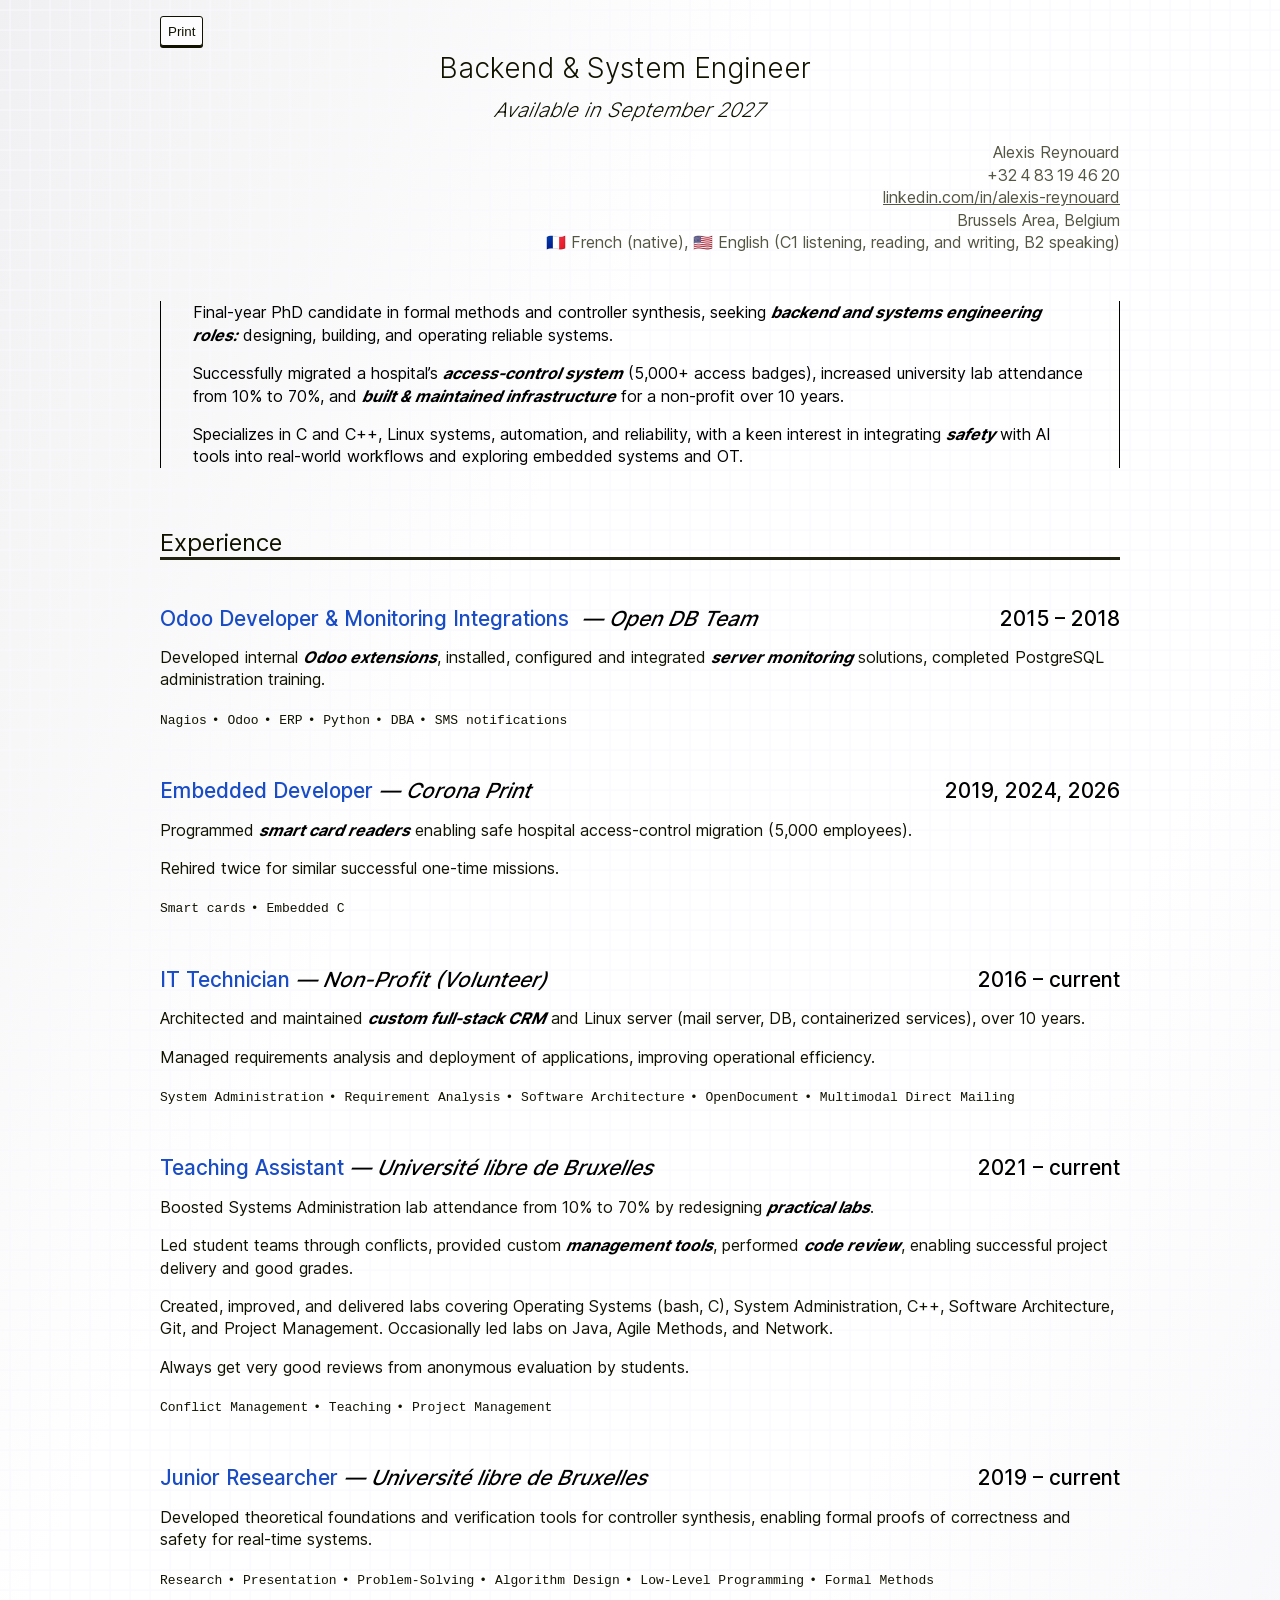
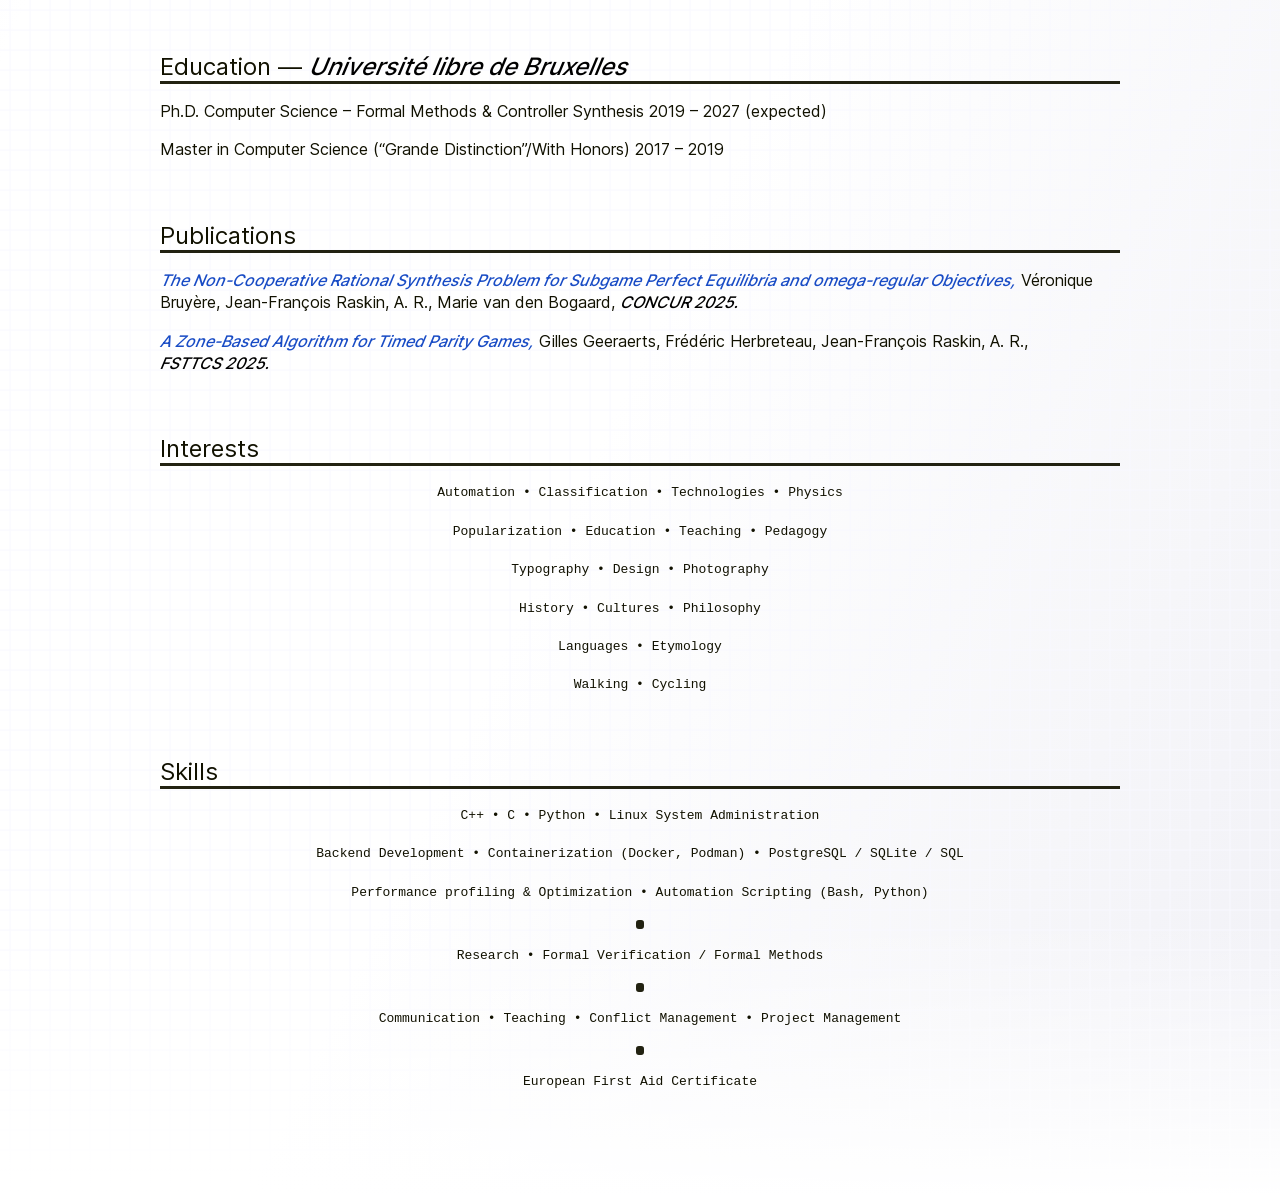
<file: index.html>
<!DOCTYPE html>
<html xmlns="http://www.w3.org/1999/xhtml" xml:lang="en" lang="en">
<head>
<meta charset="utf-8" />
<meta name="generator" content="Docutils 0.20.1: https://docutils.sourceforge.io/" />
<meta name="viewport" content="width=device-width, initial-scale=1" />
<meta name="author" content="Alexis Reynouard" />
<title>Backend &amp; System Engineer</title>
<link rel="stylesheet" href="cv.css" type="text/css" />
</head>
<body>
<main id="backend-system-engineer">
<h1 class="title">Backend &amp; System Engineer</h1>
<p class="subtitle" id="available-in-september-2027">Available in September 2027</p>
<dl class="docinfo">
<dt class="author">Author<span class="colon">:</span></dt>
<dd class="author"><p>Alexis Reynouard</p></dd>
<dt class="contact">Contact<span class="colon">:</span></dt>
<dd class="contact"><a class="reference external" href="mailto:alexis&#46;reynouard&#37;&#52;&#48;gmail&#46;com">alexis<span>&#46;</span>reynouard<span>&#64;</span>gmail<span>&#46;</span>com</a></dd>
<dt class="phone">Phone<span class="colon">:</span></dt>
<dd class="phone"><p>+32 4 83 19 46 20</p>
</dd>
<dt class="linkedin">LinkedIn<span class="colon">:</span></dt>
<dd class="linkedin"><p><a class="reference external" href="https://www.linkedin.com/in/alexis-reynouard">linkedin.com/in/alexis-reynouard</a></p>
</dd>
<dt class="location">Location<span class="colon">:</span></dt>
<dd class="location"><p>Brussels Area, Belgium</p>
</dd>
<dt class="languages">Languages<span class="colon">:</span></dt>
<dd class="languages"><p>🇫🇷 French (native), 🇺🇸 English (C1 listening, reading, and writing, B2 speaking)</p>
</dd>
</dl>
<div class="topic abstract" role="doc-abstract">
<p class="topic-title">Abstract</p>
<p>Final-year PhD candidate in formal methods and controller synthesis,
seeking <strong>backend and systems engineering roles:</strong> designing,
building, and operating reliable systems.</p>
<p>Successfully migrated a hospital’s <strong>access-control system</strong> (5,000+
access badges), increased university lab attendance from 10% to 70%,
and <strong>built &amp; maintained infrastructure</strong> for a non-profit over 10 years.</p>
<p>Specializes in C and C++, Linux systems, automation, and reliability,
with a keen interest in integrating <strong>safety</strong> with AI tools into
real-world workflows and exploring embedded systems and OT.</p>
</div>
<a href="Alexis-Reynouard-CV.pdf"><button id="print-button">Print</button></a><section id="experience">
<h2>Experience</h2>
<section id="odoo-developer-monitoring-integrations-open-db-team-2015-2018">
<h3><em>Odoo Developer &amp; Monitoring Integrations</em> <em>Open DB Team</em> <em>2015 – 2018</em></h3>
<p>Developed internal <strong>Odoo extensions</strong>, installed, configured and
integrated <strong>server monitoring</strong> solutions, completed PostgreSQL
administration training.</p>
<ul class="simple">
<li><p>Nagios</p></li>
<li><p>Odoo</p></li>
<li><p>ERP</p></li>
<li><p>Python</p></li>
<li><p>DBA</p></li>
<li><p>SMS notifications</p></li>
</ul>
</section>
<section id="embedded-developer-corona-print-2019-2024-2026">
<h3><em>Embedded Developer</em> <em>Corona Print</em> <em>2019, 2024, 2026</em></h3>
<p>Programmed <strong>smart card readers</strong> enabling safe hospital access-control
migration (5,000 employees).</p>
<p>Rehired twice for similar successful one-time missions.</p>
<ul class="simple">
<li><p>Smart cards</p></li>
<li><p>Embedded C</p></li>
</ul>
</section>
<section id="it-technician-non-profit-volunteer-2016-current">
<h3><em>IT Technician</em> <em>Non-Profit (Volunteer)</em> <em>2016 – current</em></h3>
<p>Architected and maintained <strong>custom full-stack CRM</strong> and Linux server
(mail server, DB, containerized services), over 10 years.</p>
<p>Managed requirements analysis and deployment of applications, improving
operational efficiency.</p>
<ul class="simple">
<li><p>System Administration</p></li>
<li><p>Requirement Analysis</p></li>
<li><p>Software Architecture</p></li>
<li><p>OpenDocument</p></li>
<li><p>Multimodal Direct Mailing</p></li>
</ul>
</section>
<section id="teaching-assistant-universite-libre-de-bruxelles-2021-current">
<h3><em>Teaching Assistant</em> <em>Université libre de Bruxelles</em> <em>2021 – current</em></h3>
<p>Boosted Systems Administration lab attendance from 10% to 70% by
redesigning <strong>practical labs</strong>.</p>
<p>Led student teams through conflicts, provided custom <strong>management
tools</strong>, performed <strong>code review</strong>, enabling successful project delivery
and good grades.</p>
<p>Created, improved, and delivered labs covering Operating Systems (bash,
C), System Administration, C++, Software Architecture, Git, and Project
Management. Occasionally led labs on Java, Agile Methods, and Network.</p>
<p>Always get very good reviews from anonymous evaluation by students.</p>
<ul class="simple">
<li><p>Conflict Management</p></li>
<li><p>Teaching</p></li>
<li><p>Project Management</p></li>
</ul>
</section>
<section id="junior-researcher-universite-libre-de-bruxelles-2019-current">
<h3><em>Junior Researcher</em> <em>Université libre de Bruxelles</em> <em>2019 – current</em></h3>
<p>Developed theoretical foundations and verification tools for controller
synthesis, enabling formal proofs of correctness and safety for
real-time systems.</p>
<ul class="simple">
<li><p>Research</p></li>
<li><p>Presentation</p></li>
<li><p>Problem-Solving</p></li>
<li><p>Algorithm Design</p></li>
<li><p>Low-Level Programming</p></li>
<li><p>Formal Methods</p></li>
</ul>
</section>
</section>
<section id="education-universite-libre-de-bruxelles">
<h2>Education ― <em>Université libre de Bruxelles</em></h2>
<p>Ph.D. Computer Science – Formal Methods &amp; Controller Synthesis 2019 – 2027 (expected)</p>
<p>Master in Computer Science (“Grande Distinction”/With Honors) 2017 – 2019</p>
</section>
<section id="publications">
<h2>Publications</h2>
<p><em>The Non-Cooperative Rational Synthesis Problem for Subgame Perfect
Equilibria and omega-regular Objectives,</em> Véronique Bruyère,
Jean-François Raskin, A. R., Marie van den Bogaard, <em>CONCUR 2025.</em></p>
<p><em>A Zone-Based Algorithm for Timed Parity Games,</em> Gilles Geeraerts,
Frédéric Herbreteau, Jean-François Raskin, A. R., <em>FSTTCS 2025.</em></p>
</section>
<section id="interests">
<h2>Interests</h2>
<ul class="simple">
<li><p>Automation • Classification • Technologies • Physics</p></li>
<li><p>Popularization • Education • Teaching • Pedagogy</p></li>
<li><p>Typography • Design • Photography</p></li>
<li><p>History • Cultures • Philosophy</p></li>
<li><p>Languages • Etymology</p></li>
<li><p>Walking • Cycling</p></li>
</ul>
</section>
<section id="skills">
<h2>Skills</h2>
<ul class="simple">
<li><p>C++ • C • Python • Linux System Administration</p></li>
<li><p>Backend Development • Containerization (Docker, Podman) • PostgreSQL / SQLite / SQL</p></li>
<li><p>Performance profiling &amp; Optimization • Automation Scripting (Bash, Python)</p></li>
</ul>
<hr class="docutils" />
<ul class="simple">
<li><p>Research • Formal Verification / Formal Methods</p></li>
</ul>
<hr class="docutils" />
<ul class="simple">
<li><p>Communication • Teaching • Conflict Management • Project Management</p></li>
</ul>
<hr class="docutils" />
<ul class="simple">
<li><p>European First Aid Certificate</p></li>
</ul>
</section>
</main>
</body>
</html>
</file>
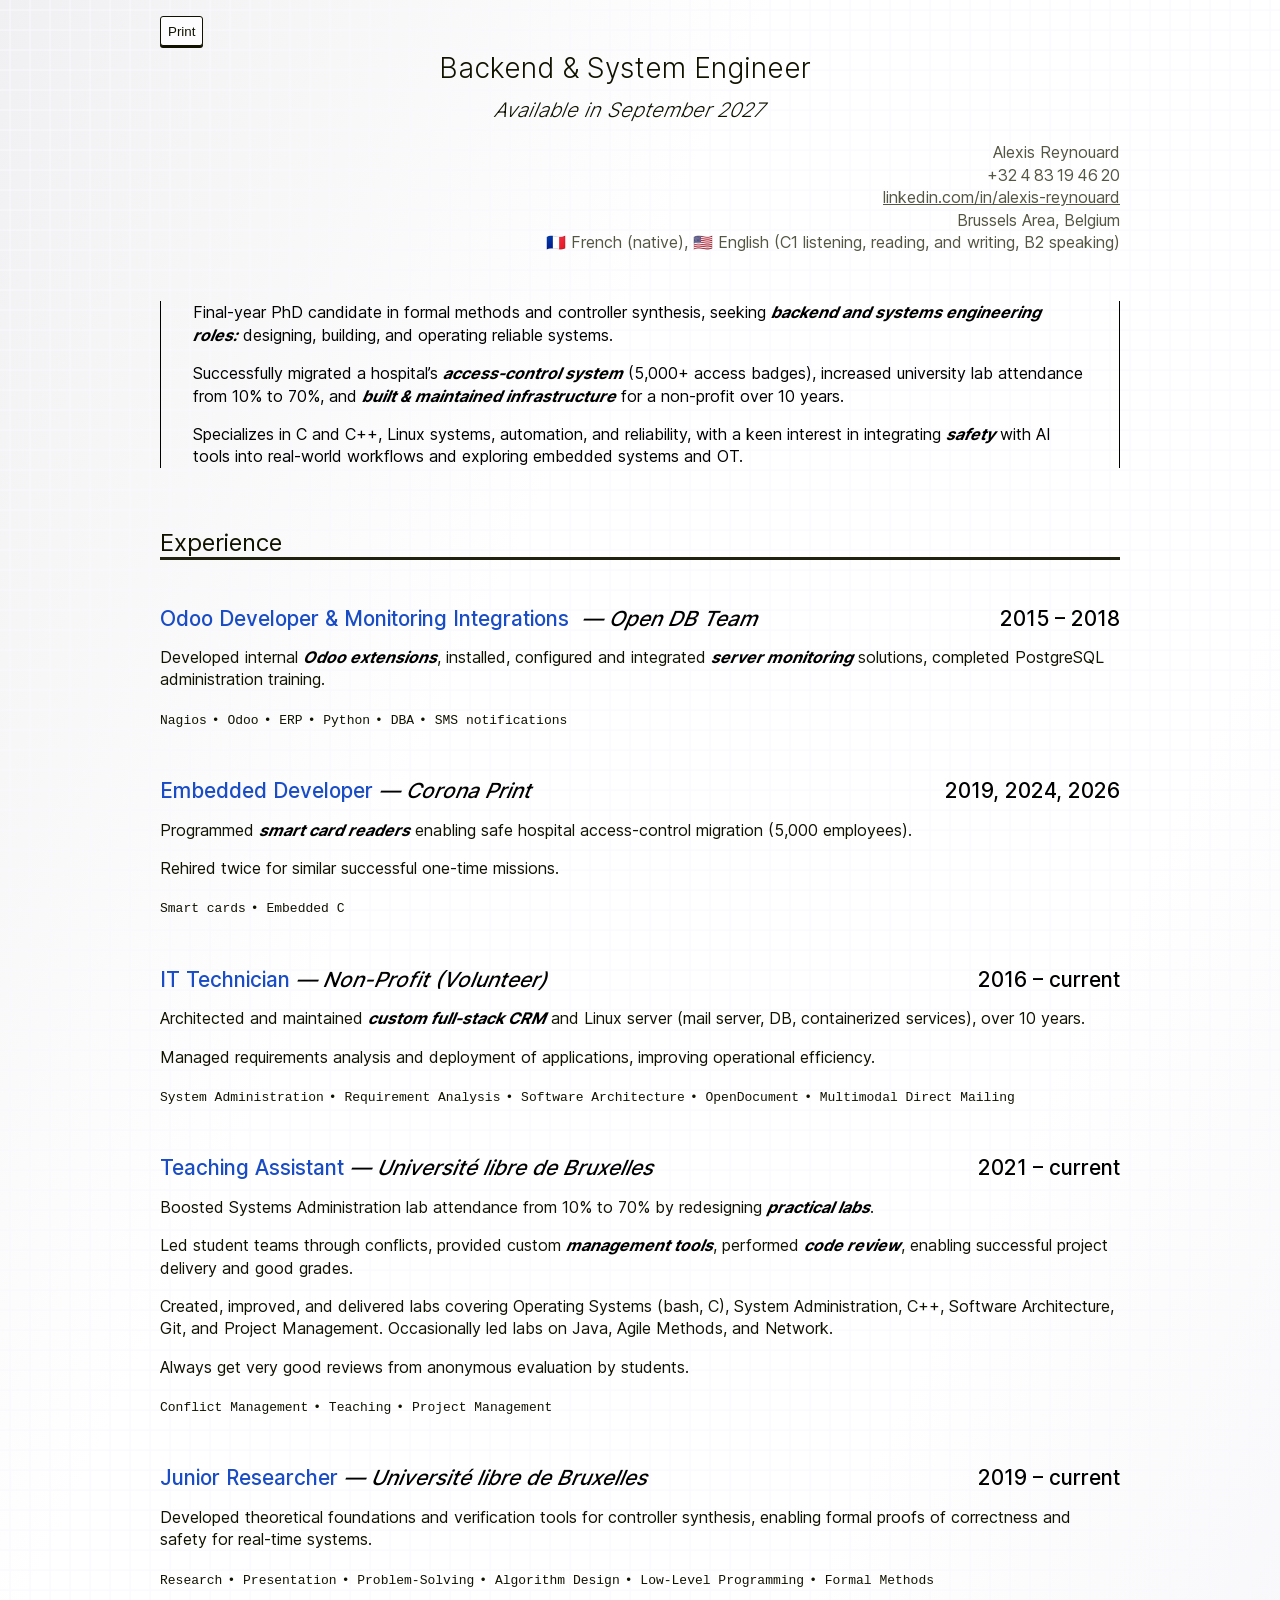
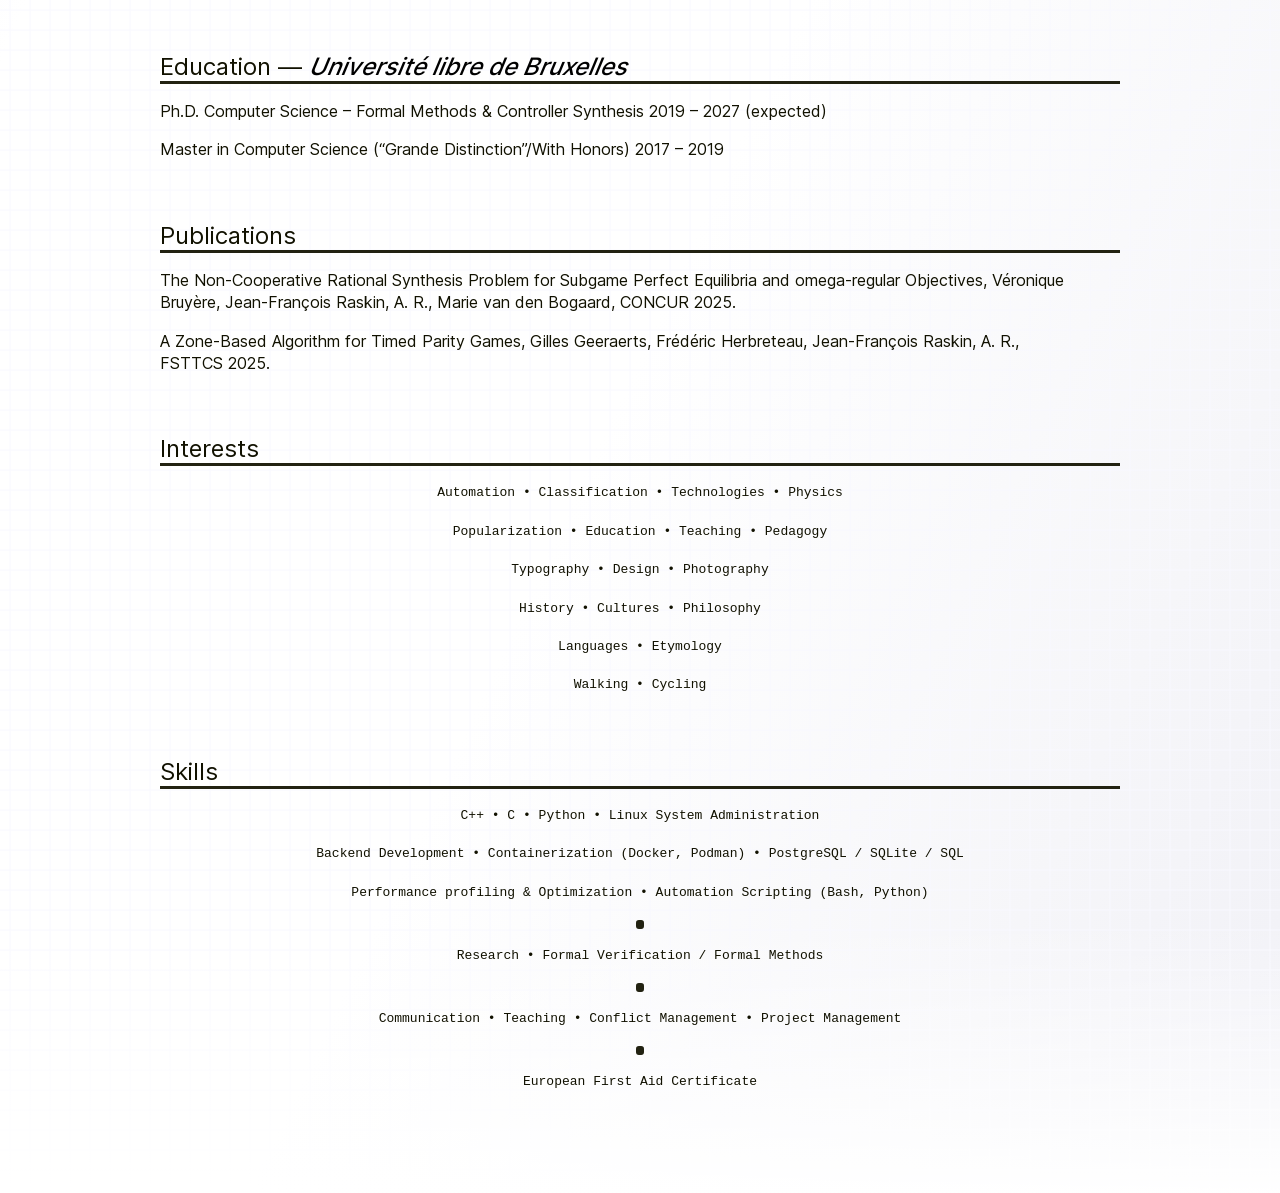
<file: generic.html>
<!DOCTYPE html>
<html xmlns="http://www.w3.org/1999/xhtml" xml:lang="en" lang="en">
<head>
<meta charset="utf-8" />
<meta name="generator" content="Docutils 0.20.1: https://docutils.sourceforge.io/" />
<meta name="viewport" content="width=device-width, initial-scale=1" />
<meta name="author" content="Alexis Reynouard" />
<title>Backend &amp; System Engineer</title>
<link rel="stylesheet" href="cv.css" type="text/css" />
</head>
<body>
<main id="backend-system-engineer">
<h1 class="title">Backend &amp; System Engineer</h1>
<p class="subtitle" id="available-in-september-2027">Available in September 2027</p>
<dl class="docinfo">
<dt class="author">Author<span class="colon">:</span></dt>
<dd class="author"><p>Alexis Reynouard</p></dd>
<dt class="contact">Contact<span class="colon">:</span></dt>
<dd class="contact"><a class="reference external" href="mailto:alexis&#46;reynouard&#37;&#52;&#48;gmail&#46;com">alexis<span>&#46;</span>reynouard<span>&#64;</span>gmail<span>&#46;</span>com</a></dd>
<dt class="phone">Phone<span class="colon">:</span></dt>
<dd class="phone"><p>+32 4 83 19 46 20</p>
</dd>
<dt class="linkedin">LinkedIn<span class="colon">:</span></dt>
<dd class="linkedin"><p><a class="reference external" href="https://www.linkedin.com/in/alexis-reynouard">linkedin.com/in/alexis-reynouard</a></p>
</dd>
<dt class="location">Location<span class="colon">:</span></dt>
<dd class="location"><p>Brussels Area, Belgium</p>
</dd>
<dt class="languages">Languages<span class="colon">:</span></dt>
<dd class="languages"><p>🇫🇷 French (native), 🇺🇸 English (C1 listening, reading, and writing, B2 speaking)</p>
</dd>
</dl>
<div class="topic abstract" role="doc-abstract">
<p class="topic-title">Abstract</p>
<p>Final-year PhD candidate in formal methods and controller synthesis,
seeking <strong>backend and systems engineering roles:</strong> designing,
building, and operating reliable systems.</p>
<p>Successfully migrated a hospital’s <strong>access-control system</strong> (5,000+
access badges), increased university lab attendance from 10% to 70%,
and <strong>built &amp; maintained infrastructure</strong> for a non-profit over 10 years.</p>
<p>Specializes in C and C++, Linux systems, automation, and reliability,
with a keen interest in integrating <strong>safety</strong> with AI tools into
real-world workflows and exploring embedded systems and OT.</p>
</div>
<a href="Alexis-Reynouard-CV.pdf"><button id="print-button">Print</button></a><section id="experience">
<h2>Experience</h2>
<section id="odoo-developer-monitoring-integrations-open-db-team-2015-2018">
<h3><em>Odoo Developer &amp; Monitoring Integrations</em> <em>Open DB Team</em> <em>2015 – 2018</em></h3>
<p>Developed internal <strong>Odoo extensions</strong>, installed, configured and
integrated <strong>server monitoring</strong> solutions, completed PostgreSQL
administration training.</p>
<ul class="simple">
<li><p>Nagios</p></li>
<li><p>Odoo</p></li>
<li><p>ERP</p></li>
<li><p>Python</p></li>
<li><p>DBA</p></li>
<li><p>SMS notifications</p></li>
</ul>
</section>
<section id="embedded-developer-corona-print-2019-2024-2026">
<h3><em>Embedded Developer</em> <em>Corona Print</em> <em>2019, 2024, 2026</em></h3>
<p>Programmed <strong>smart card readers</strong> enabling safe hospital access-control
migration (5,000 employees).</p>
<p>Rehired twice for similar successful one-time missions.</p>
<ul class="simple">
<li><p>Smart cards</p></li>
<li><p>Embedded C</p></li>
</ul>
</section>
<section id="it-technician-non-profit-volunteer-2016-current">
<h3><em>IT Technician</em> <em>Non-Profit (Volunteer)</em> <em>2016 – current</em></h3>
<p>Architected and maintained <strong>custom full-stack CRM</strong> and Linux server
(mail server, DB, containerized services), over 10 years.</p>
<p>Managed requirements analysis and deployment of applications, improving
operational efficiency.</p>
<ul class="simple">
<li><p>System Administration</p></li>
<li><p>Requirement Analysis</p></li>
<li><p>Software Architecture</p></li>
<li><p>OpenDocument</p></li>
<li><p>Multimodal Direct Mailing</p></li>
</ul>
</section>
<section id="teaching-assistant-universite-libre-de-bruxelles-2021-current">
<h3><em>Teaching Assistant</em> <em>Université libre de Bruxelles</em> <em>2021 – current</em></h3>
<p>Boosted Systems Administration lab attendance from 10% to 70% by
redesigning <strong>practical labs</strong>.</p>
<p>Led student teams through conflicts, provided custom <strong>management
tools</strong>, performed <strong>code review</strong>, enabling successful project delivery
and good grades.</p>
<p>Created, improved, and delivered labs covering Operating Systems (bash,
C), System Administration, C++, Software Architecture, Git, and Project
Management. Occasionally led labs on Java, Agile Methods, and Network.</p>
<p>Always get very good reviews from anonymous evaluation by students.</p>
<ul class="simple">
<li><p>Conflict Management</p></li>
<li><p>Teaching</p></li>
<li><p>Project Management</p></li>
</ul>
</section>
<section id="junior-researcher-universite-libre-de-bruxelles-2019-current">
<h3><em>Junior Researcher</em> <em>Université libre de Bruxelles</em> <em>2019 – current</em></h3>
<p>Developed theoretical foundations and verification tools for controller
synthesis, enabling formal proofs of correctness and safety for
real-time systems.</p>
<ul class="simple">
<li><p>Research</p></li>
<li><p>Presentation</p></li>
<li><p>Problem-Solving</p></li>
<li><p>Algorithm Design</p></li>
<li><p>Low-Level Programming</p></li>
<li><p>Formal Methods</p></li>
</ul>
</section>
</section>
<section id="education-universite-libre-de-bruxelles">
<h2>Education ― <em>Université libre de Bruxelles</em></h2>
<p>Ph.D. Computer Science – Formal Methods &amp; Controller Synthesis 2019 – 2027 (expected)</p>
<p>Master in Computer Science (“Grande Distinction”/With Honors) 2017 – 2019</p>
</section>
<section id="publications">
<h2>Publications</h2>
<p>The Non-Cooperative Rational Synthesis Problem for Subgame Perfect
Equilibria and omega-regular Objectives, Véronique Bruyère,
Jean-François Raskin, A. R., Marie van den Bogaard, CONCUR 2025.</p>
<p>A Zone-Based Algorithm for Timed Parity Games, Gilles Geeraerts,
Frédéric Herbreteau, Jean-François Raskin, A. R., FSTTCS 2025.</p>
</section>
<section id="interests">
<h2>Interests</h2>
<ul class="simple">
<li><p>Automation • Classification • Technologies • Physics</p></li>
<li><p>Popularization • Education • Teaching • Pedagogy</p></li>
<li><p>Typography • Design • Photography</p></li>
<li><p>History • Cultures • Philosophy</p></li>
<li><p>Languages • Etymology</p></li>
<li><p>Walking • Cycling</p></li>
</ul>
</section>
<section id="skills">
<h2>Skills</h2>
<ul class="simple">
<li><p>C++ • C • Python • Linux System Administration</p></li>
<li><p>Backend Development • Containerization (Docker, Podman) • PostgreSQL / SQLite / SQL</p></li>
<li><p>Performance profiling &amp; Optimization • Automation Scripting (Bash, Python)</p></li>
</ul>
<hr class="docutils" />
<ul class="simple">
<li><p>Research • Formal Verification / Formal Methods</p></li>
</ul>
<hr class="docutils" />
<ul class="simple">
<li><p>Communication • Teaching • Conflict Management • Project Management</p></li>
</ul>
<hr class="docutils" />
<ul class="simple">
<li><p>European First Aid Certificate</p></li>
</ul>
</section>
</main>
</body>
</html>
</file>
<file: cv.css>
/* http://meyerweb.com/eric/tools/css/reset/
   v2.0 | 20110126
   License: none (public domain)
*/

html, body, div, span, applet, object, iframe,
h1, h2, h3, h4, h5, h6, p, blockquote, pre,
a, abbr, acronym, address, big, cite, code,
del, dfn, em, img, ins, kbd, q, s, samp,
small, strike, strong, sub, sup, tt, var,
b, u, i, center,
dl, dt, dd, ol, ul, li,
fieldset, form, label, legend,
table, caption, tbody, tfoot, thead, tr, th, td,
article, aside, canvas, details, embed,
figure, figcaption, footer, header, hgroup,
menu, nav, output, ruby, section, summary,
time, mark, audio, video {
	margin: 0;
	padding: 0;
	border: 0;
	font-size: 100%;
	font: inherit;
	vertical-align: baseline;
}
/* HTML5 display-role reset for older browsers */
article, aside, details, figcaption, figure,
footer, header, hgroup, menu, nav, section {
	display: block;
}
body {
	line-height: 1;
}
ol, ul {
	list-style: none;
}
blockquote, q {
	quotes: none;
}
blockquote:before, blockquote:after,
q:before, q:after {
	content: '';
	content: none;
}
table {
	border-collapse: collapse;
	border-spacing: 0;
}

/******/

@font-face {
  font-family: "Inter";
  src:
    local("Inter"),
    local("InterVariable"),
    url("Inter-V.ttf");
}

:root {
  --contrast-bg: #221;
  --txt-accent-on-normal: #194CC5;
  --txt-on-contrast: #fdfdff;
  --em-on-contrast: #fff;
  --normal-bg: #fdfdff;
  --txt-on-normal: #110;
  --strong-on-normal: #000;
  --muted-on-normal: #554;
  --outside-bg: #fff;
  --transparent: rgba(255, 255, 255, 0);
  --footer-grad-1: rgb(240, 240, 242);
  --footer-grad-2: rgb(255, 255, 255);
  --footer-grad-3: rgb(246, 246, 249);
  --footer-grad-4: rgb(232, 232, 242);
  --bg-pattern: url("bg-pattern.svg");

  font-family: Inter, Arimo, sans-serif, sans;
  font-weight: 400;
}

@media (prefers-color-scheme: dark) {
  :root {
    --contrast-bg: #ffffff;
    --txt-accent-on-normal: #6d95f6;
    --txt-on-contrast: #333333;
    --em-on-contrast: #000000;
    --normal-bg: #000000;
    --txt-on-normal: #f8f8f8;
    --strong-on-normal: #fff;
    --muted-on-normal: #dbdbe9;
    --outside-bg: #000000;
    --transparent: rgba(0, 0, 0, 0);
    --footer-grad-1: #111111;
    --footer-grad-2: #000000;
    --footer-grad-3: #090909;
    --footer-grad-4: #191919;
    --bg-pattern: url("bg-pattern-dark.svg");
  }
 }

/* === General Rules === */

a {
  color: inherit;
}
span.no-break {
  display: inline-block;
}
img {
  max-width: 100%;
}
html {
  background-color: var(--outside-bg);
  padding: 1lvh 1lvw;
  margin: 0;
}
em {
  font-style: italic;
  font-weight: 500;
  color: var(--strong-on-normal);
}
strong {
  font-style: italic;
  font-weight: 700;
  color: var(--strong-on-normal);
}

/* === Main === */

main {
  color: var(--txt-on-normal);
  padding: 3em 12ex;
  line-height: 1.4em;
  background-clip: border-box;
  max-width: 60rem;
  margin: 0 auto;
}
@media (max-width: 1400px) {
  main {
    padding: 3em 5%;
  }
}
main h1.title {
  font-size: 1.75rem;
  margin: 0 2ex 0.7em 0;
}
main h1.title + p.subtitle {
  font-weight: 300;
  font-size: 1.25rem;
  font-style: italic;
  margin: 0.7em 2ex 1em 0;
  max-width: none;
}
main h1.title,
main h1.title + p.subtitle {
  font-weight: 300;
  text-align: center;
}
main dl.docinfo{
  display: block;
  color: var(--muted-on-normal);
  margin-bottom: 3em;
  text-align: right;
}
main dl.docinfo dt {
  display: none;
}
main dl.docinfo dd p:only-child {
  display: inline;
}
main dl.docinfo dd.contact {
  display: none;
}

.topic.abstract .topic-title {
  display: none;
}
.topic.abstract {
  padding: 0 2em;
  margin: 2em 0;
  color: var(--strong-on-normal);
  border-left: 1px solid black;
  border-right: 1px solid black;
}

main h2 {
  font-size: 1.5rem;
  margin-top: 4rem;
  margin-bottom: 1rem;
  padding-bottom: 0.2ex;
  border-bottom: 3px solid var(--contrast-bg);
}
section {
  margin: 3rem 0;
}
section h3 {
  font-size: 1.3rem;
  margin: 1rem 0;
}
section h3 em {
  display: inline-block;
}
section h3 em:nth-child(1) {
  color: var(--txt-accent-on-normal);
  font-style: normal;
}
section h3 em:nth-child(2) {
}
section h3 em:nth-child(2):before {
  content: "― ";
}
section h3 em:nth-child(3) {
  font-style: normal;
  float: right;
}
section ul li,
section ul li p {
  font-family: monospace;
  display: inline;
}
section ul:last-child li:not(:first-child):before {
  content: " • ";
  display: inline;
}
section p {
  clear: both
}
main p {
  margin-bottom: 1rem;
}

html {  
  background:
    linear-gradient(180deg, var(--transparent) 0%, var(--transparent) 90%, var(--outside-bg) 100%),
    var(--bg-pattern) 0% 0% / 20px 20px repeat,
    linear-gradient(115deg, var(--footer-grad-1) 0%, var(--footer-grad-2) 30%, var(--footer-grad-2) 60%, var(--footer-grad-3) 85%, var(--footer-grad-4) 120%);
}

pre.code s {
  text-decoration: none;
  color: #383;
  font-weight: 600;
}

#publications em:first-of-type {
  color: var(--txt-accent-on-normal);
}

#interests ul,
#skills ul {
  text-align: center;
}
section#interests ul li p,
section#skills ul li p {
  display: block;
}
section#interests ul li:not(:first-child):before,
section#skills ul li:not(:first-child):before {
  content: "";
  display: none;
}

hr {
  border: none;
  width: 1ex;
  margin: 1rem auto;
  height: 1ex;
  background-color: var(--contrast-bg);
  border-radius: 0.33ex;
}

#print-button {
  cursor: pointer;
  position: absolute;
  top: 1rem;
  padding: 1ex 1ex 0.9ex 1ex;
  border-radius: 3px;
  border: 0.75px solid var(--txt-on-normal);
  background: var(--normal-bg);
  color: var(--txt-on-normal);
  box-shadow: 0 2px 0 0 var(--txt-on-normal);
}
#print-button:hover {
  box-shadow: inset 0 0px 0 0 var(--txt-on-normal);
  transform: translate(0, 2px);
}
</file>
